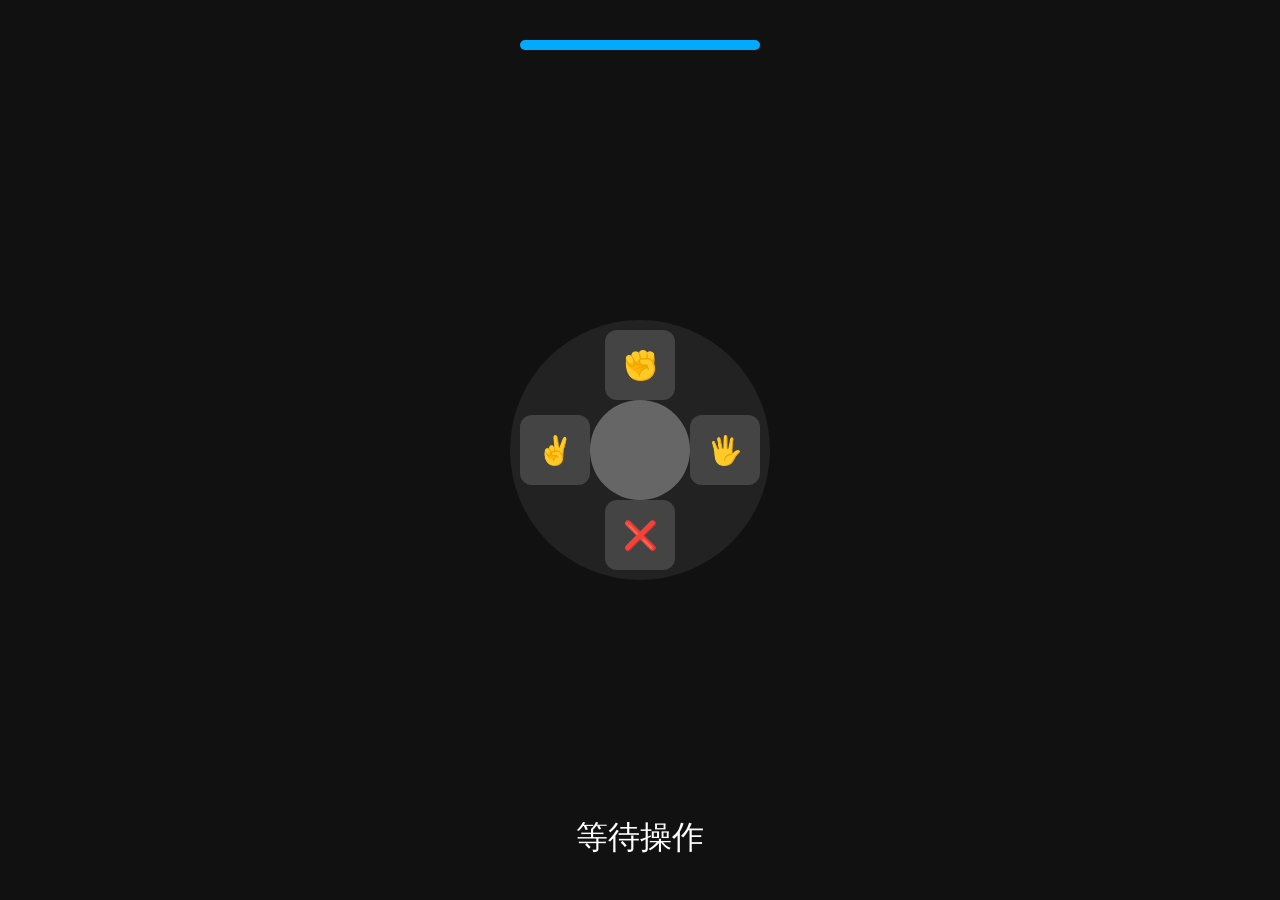
<file: index.html>
<!DOCTYPE html>
<html lang="zh-TW">
<head>
<meta charset="UTF-8">
<meta name="viewport" content="width=device-width, initial-scale=1">
<title>操作盤 + 戰鬥核心</title>

<style>
body{
margin:0;
height:100vh;
display:flex;
justify-content:center;
align-items:center;
background:#111;
color:white;
overflow:hidden;
}

#pad{
width:260px;
height:260px;
border-radius:50%;
background:#222;
position:relative;
touch-action:none;
}

.dir{
position:absolute;
width:70px;
height:70px;
background:#444;
border-radius:12px;
display:flex;
align-items:center;
justify-content:center;
font-size:28px;
transition:0.1s;
}

.dir.active{
background:#0af;
transform:scale(1.3);
box-shadow:0 0 12px #0af;
}

.dir.glow{
background:#0ff;
box-shadow:0 0 20px #0ff, 0 0 40px #0ff;
transform:scale(1.25);
}

#up{top:10px;left:95px}
#down{bottom:10px;left:95px}
#left{left:10px;top:95px}
#right{right:10px;top:95px}

#center{
position:absolute;
width:100px;
height:100px;
left:80px;
top:80px;
background:#666;
border-radius:50%;
transition:0.12s cubic-bezier(.2,1.5,.4,1);
}

#log{
position:absolute;
bottom:40px;
font-size:32px;
}

/* 進度條 */
#phaseBar{
position:absolute;
top:40px;
left:50%;
transform:translateX(-50%);
width:240px;
height:10px;
background:#333;
border-radius:6px;
overflow:hidden;
}

#phaseFill{
height:100%;
width:100%;
background:#0af;
transition:width linear;
}
</style>
</head>

<body>

<div id="phaseBar">
  <div id="phaseFill"></div>
</div>

<div id="pad">

<div id="up" class="dir">✊</div>
<div id="down" class="dir">❌</div>
<div id="left" class="dir">✌️</div>
<div id="right" class="dir">🖐️</div>

<canvas id="ring"></canvas>
<div id="center"></div>

</div>

<div id="log">等待操作</div>

<script>

/* =========================
   🎮 操作盤
========================= */

const pad = document.getElementById("pad")
const centerEl = document.getElementById("center")
const canvas = document.getElementById("ring")
const ctx = canvas.getContext("2d")

canvas.width = pad.offsetWidth
canvas.height = pad.offsetHeight

const dirs = {
up:document.getElementById("up"),
down:document.getElementById("down"),
left:document.getElementById("left"),
right:document.getElementById("right")
}

const state = {
startX:0,startY:0,
charging:false,
charged:false,
triggered:false,
chargeStart:0,
loop:null
}

const config = {
follow:60,
previewDist:30,
cancelChargeDist:35,
triggerDist:65,
chargeTime:500
}

function getDir(dx,dy){
let angle=Math.atan2(dy,dx)*180/Math.PI
if(angle>=-45&&angle<=45)return"right"
if(angle>45&&angle<135)return"down"
if(angle>=135||angle<=-135)return"left"
return"up"
}

function moveStick(dx,dy){
let f=config.follow
centerEl.style.transform=`translate(${Math.max(-f,Math.min(f,dx))}px,${Math.max(-f,Math.min(f,dy))}px)`
}

function resetStick(){centerEl.style.transform="translate(0,0)"}

function setActive(dir){
Object.values(dirs).forEach(d=>d.classList.remove("active"))
if(dir)dirs[dir].classList.add("active")
}

function setGlow(dir){
Object.values(dirs).forEach(d=>d.classList.remove("glow"))
if(dir)dirs[dir].classList.add("glow")
}

function drawRing(progress){
ctx.clearRect(0,0,canvas.width,canvas.height)
ctx.beginPath()
ctx.arc(canvas.width/2,canvas.height/2,60,-Math.PI/2,(-Math.PI/2)+(Math.PI*2*progress))
ctx.strokeStyle="#0af"
ctx.lineWidth=6
ctx.stroke()
}

function startCharge(){
state.charging=true
state.charged=false
state.chargeStart=Date.now()

state.loop=setInterval(()=>{
let p=(Date.now()-state.chargeStart)/config.chargeTime

if(p>=1&&!state.charged){
drawRing(1)
state.charged=true
if(currentDir)setGlow(currentDir)
return
}

if(state.charging&&!state.charged)drawRing(p)
},16)
}

function stopCharge(){
clearInterval(state.loop)
ctx.clearRect(0,0,canvas.width,canvas.height)
state.charging=false
}

let currentDir=null

function convertInput(dir,charged){
if(charged)return"none"
switch(dir){
case"up":return"rock"
case"right":return"paper"
case"left":return"scissors"
case"down":return"cancel"
}
return null
}

pad.addEventListener("touchstart",e=>{
let t=e.touches[0]
state.startX=t.clientX
state.startY=t.clientY
state.triggered=false
state.charged=false
currentDir=null
startCharge()
startRound() // 👉 按住開始回合
})

pad.addEventListener("touchmove",e=>{
let t=e.touches[0]
let dx=t.clientX-state.startX
let dy=t.clientY-state.startY
let dist=Math.hypot(dx,dy)

moveStick(dx,dy)

if(dist>config.previewDist){
currentDir=getDir(dx,dy)
if(!state.charged)setActive(currentDir)
}

if(dist>config.triggerDist&&!state.triggered&&!state.charged){
state.triggered=true
stopCharge()
let dir=getDir(dx,dy)
sendInput(convertInput(dir,false))
}
})

pad.addEventListener("touchend",()=>{
stopCharge()
resetStick()

if(state.charged&&!state.triggered){
sendInput("none")
}

setTimeout(()=>{
Object.values(dirs).forEach(d=>d.classList.remove("active","glow"))
},200)
})

/* =========================
   🎮 戰鬥核心
========================= */

const game={
phase:"IDLE",
currentInput:null,
round:null,
timers:[]
}

function calcDamage(input,phase){

if(input==="none"||input==="cancel")return 0

if(phase==="ROCK"){
if(input==="rock")return 700
if(input==="paper")return 900
if(input==="scissors")return Math.random()<0.3?900:400
}

if(phase==="PAPER"){
if(input==="rock")return 1000
if(input==="paper")return 1100
if(input==="scissors")return Math.random()<0.4?1000:500
}

return 0
}

function startRound(){

clearTimers()

game.round={
rockPhase:null,
paperPhase:null,
total:0
}

setPhase("SCISSORS",1000,()=>{

setPhase("ROCK",1000,()=>{

resolvePhase("ROCK")

if(game.round.rockPhase.input==="rock"||game.round.rockPhase.input==="paper"){
endRound()
return
}

setPhase("PAPER",1000,()=>{
resolvePhase("PAPER")
endRound()
})

})

})

}

function setPhase(phase,duration,onEnd){

game.phase=phase
game.currentInput=null

startBar(duration)

let t=setTimeout(onEnd,duration)
game.timers.push(t)
}

const bar=document.getElementById("phaseFill")

function startBar(duration){
bar.style.transition="none"
bar.style.width="100%"
requestAnimationFrame(()=>{
bar.style.transition=`width ${duration}ms linear`
bar.style.width="0%"
})
}

function resolvePhase(phase){

let input=game.currentInput
if(input===null)input="none"

let dmg=calcDamage(input,phase)

if(phase==="ROCK"){
game.round.rockPhase={input,damage:dmg}
}

if(phase==="PAPER"){
game.round.paperPhase={input,damage:dmg}
}

game.round.total+=dmg

console.log(phase,input,dmg)
}

function endRound(){
clearTimers()
console.log("回合結束",game.round)
}

function clearTimers(){
game.timers.forEach(t=>clearTimeout(t))
game.timers=[]
}

function sendInput(input){

if(game.phase==="SCISSORS")return
if(game.currentInput!==null)return

game.currentInput=input

console.log("輸入:",input)
}

</script>

</body>
</html>
</file>
